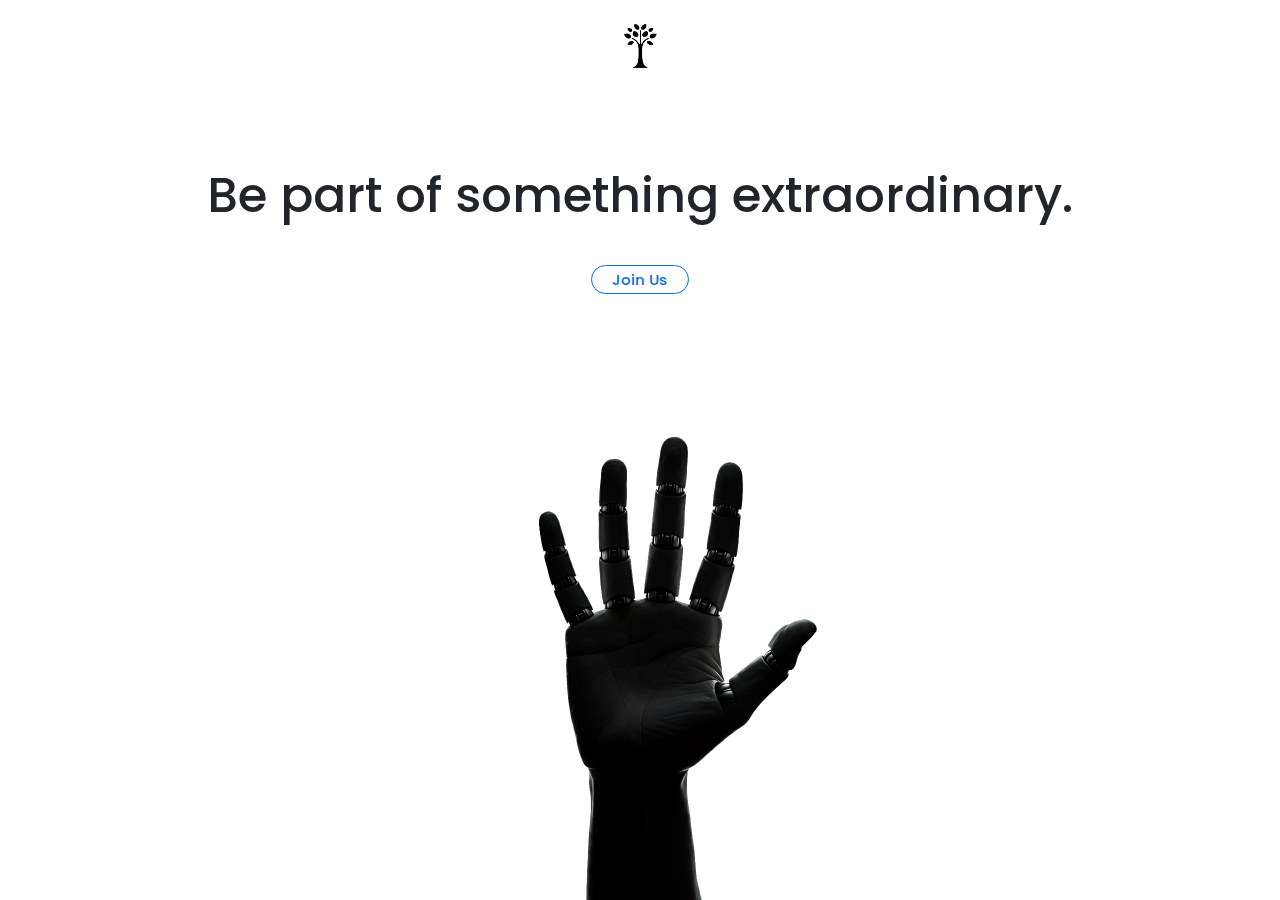
<file: index.html>
<!doctype html>
<html lang="en">
  <head>
    <meta charset="utf-8">
    <meta name="viewport" content="width=device-width, initial-scale=1">
    <title>Home</title>
    <link href="https://cdn.jsdelivr.net/npm/bootstrap@5.3.3/dist/css/bootstrap.min.css" rel="stylesheet" integrity="sha384-QWTKZyjpPEjISv5WaRU9OFeRpok6YctnYmDr5pNlyT2bRjXh0JMhjY6hW+ALEwIH" crossorigin="anonymous">
    <link rel="preconnect" href="https://fonts.googleapis.com">
    <link rel="preconnect" href="https://fonts.gstatic.com" crossorigin>
    <link href="https://fonts.googleapis.com/css2?family=Poppins:wght@300;400;500&display=swap" rel="stylesheet">
    <link rel="stylesheet" href="https://cdnjs.cloudflare.com/ajax/libs/animate.css/4.1.1/animate.min.css"/>
    <link rel="stylesheet" href="style.css">
  </head>
  <body>
    <div class="home__main animate__animated animate__fadeIn">
        <img src="img/logo.webp" alt="logo" class="home-logo">
        <div class="home__text">
            <h1>Be part of something extraordinary.</h1>
            <a href="roles.html"><button class="btn home-btn">Join Us</button></a>
        </div>
        <img src="img/home-img.webp" alt="home-img" class="home-img">
    </div>


    <script src="https://cdn.jsdelivr.net/npm/@popperjs/core@2.11.8/dist/umd/popper.min.js" integrity="sha384-I7E8VVD/ismYTF4hNIPjVp/Zjvgyol6VFvRkX/vR+Vc4jQkC+hVqc2pM8ODewa9r" crossorigin="anonymous"></script>
    <script src="https://cdn.jsdelivr.net/npm/bootstrap@5.3.3/dist/js/bootstrap.min.js" integrity="sha384-0pUGZvbkm6XF6gxjEnlmuGrJXVbNuzT9qBBavbLwCsOGabYfZo0T0to5eqruptLy" crossorigin="anonymous"></script>
  </body>
</html>
</file>
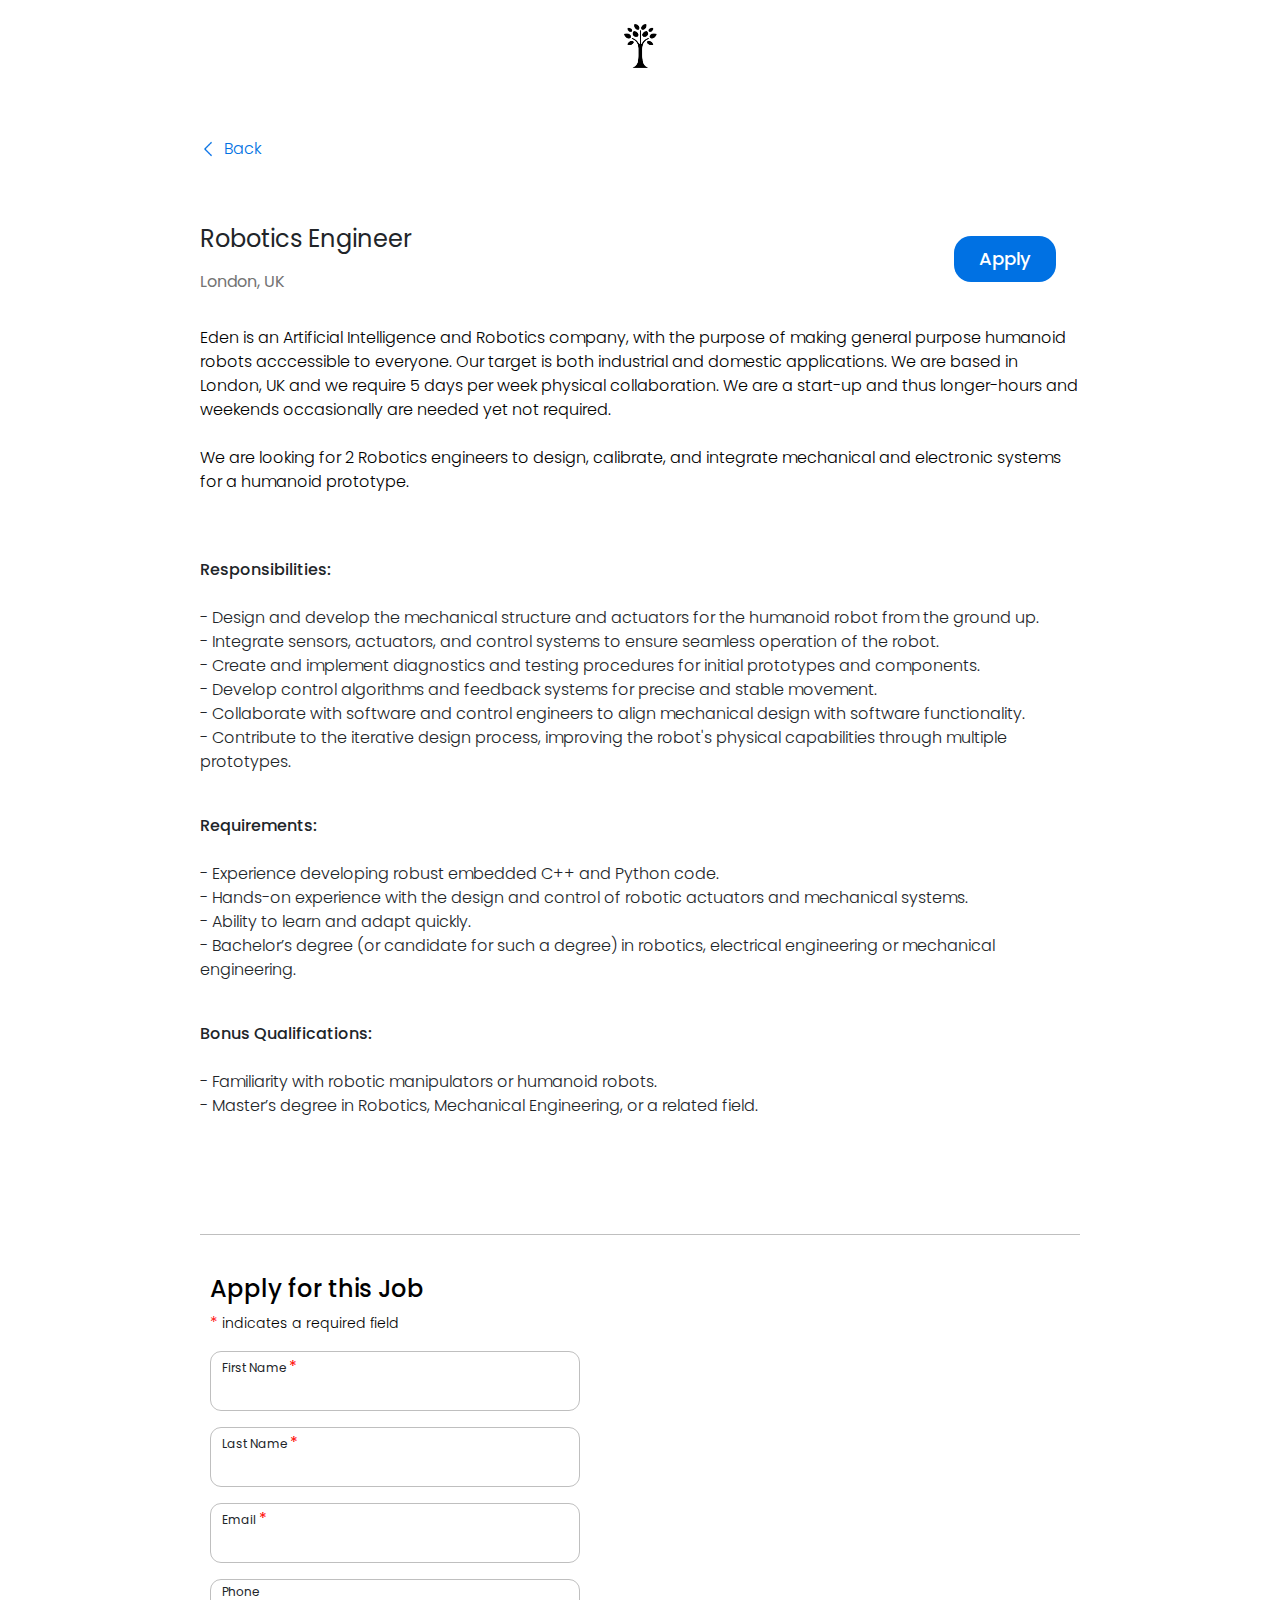
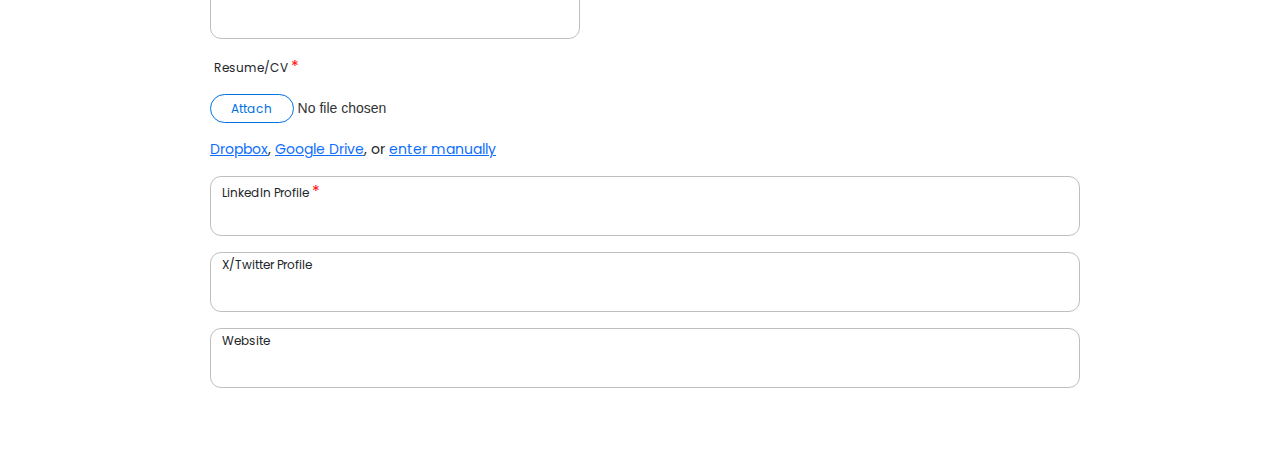
<file: application1.html>
<!doctype html>
<html lang="en">
  <head>
    <meta charset="utf-8">
    <meta name="viewport" content="width=device-width, initial-scale=1">
    <title>Roles</title>
    <link href="https://cdn.jsdelivr.net/npm/bootstrap@5.3.3/dist/css/bootstrap.min.css" rel="stylesheet" integrity="sha384-QWTKZyjpPEjISv5WaRU9OFeRpok6YctnYmDr5pNlyT2bRjXh0JMhjY6hW+ALEwIH" crossorigin="anonymous">
    <link rel="preconnect" href="https://fonts.googleapis.com">
    <link rel="preconnect" href="https://fonts.gstatic.com" crossorigin>
    <link href="https://fonts.googleapis.com/css2?family=Poppins:wght@300;400;500&display=swap" rel="stylesheet">
    <link rel="stylesheet" href="https://cdnjs.cloudflare.com/ajax/libs/animate.css/4.1.1/animate.min.css"/>
    <link rel="stylesheet" href="style.css">
  </head>
  <body onload="onApiLoad()">
    <div class="application__main animate__animated animate__fadeIn">
        <a href="index.html" style="margin: 0 auto;"><img src="img/logo.webp" alt="logo" class="home-logo"></a>
        <div class="application__container">
            <div class="back-btn__wrapper">
                <a href="roles.html"><img src="img/back-arrow.webp" alt="back-arrow"><button class="btn">Back</button></a>
            </div>
            <div class="application__text">
                <div class="application__text-title">
                    <div>
                        <h2>Robotics Engineer</h2>
                        <p>London, UK</p>
                    </div>
                    <a href="#"><button class="btn submit-btn" id="">Apply</button></a>
                </div>
                <p>
                    Eden is an Artificial Intelligence and Robotics company, with the purpose of making general purpose humanoid 
                    robots acccessible to everyone. Our target is both industrial and domestic applications. We are based in 
                    London, UK and we require 5 days per week physical collaboration. We are a start-up and thus longer-hours 
                    and weekends occasionally are needed yet not required.
                    <br><br>
                    We are looking for 2 Robotics engineers to design, calibrate, and integrate mechanical and electronic systems
                    for a humanoid prototype.
                </p>
                <br>
                <br>
                <b>Responsibilities:</b>
                <br>
                <br>
                <ul>
                    <li>- Design and develop the mechanical structure and actuators for the humanoid robot from the ground up.</li>
                    <li>- Integrate sensors, actuators, and control systems to ensure seamless operation of the robot.</li>
                    <li>- Create and implement diagnostics and testing procedures for initial prototypes and components.</li>
                    <li>- Develop control algorithms and feedback systems for precise and stable movement.</li>
                    <li>- Collaborate with software and control engineers to align mechanical design with software functionality.</li>
                    <li>- Contribute to the iterative design process, improving the robot's physical capabilities through multiple prototypes.</li>
                </ul>
                <br>
                <b>Requirements:</b>
                <br>
                <br>
                <ul>
                    <li>- Experience developing robust embedded C++ and Python code.</li>
                    <li>- Hands-on experience with the design and control of robotic actuators and mechanical systems.</li>
                    <li>- Ability to learn and adapt quickly.</li>
                    <li>- Bachelor’s degree (or candidate for such a degree) in robotics, electrical engineering or mechanical engineering.</li>
                </ul>
                <br>
                <b>Bonus Qualifications:</b>
                <br>
                <br>
                <ul>
                    <li>- Familiarity with robotic manipulators or humanoid robots.</li>
                    <li>- Master’s degree in Robotics, Mechanical Engineering, or a related field.</li>
                </ul>
            </div>
            <div class="application__form-wrapper">
                <div class="application__form-title">
                    <h2>Apply for this Job</h2>
                    <p><span>*</span> indicates a required field</p>
                </div>
                <form action="send_email.php" method="POST" id="form1">
                    <div class="form-group">
                        <label for="firstName">First Name <span>*</span></label>
                        <input type="text" class="form-control" id="firstName" required>
                    </div>
                    <div class="form-group">
                        <label for="lastName">Last Name <span>*</span></label>
                        <input type="text" class="form-control" id="lastName" required>
                    </div>
                    <div class="form-group">
                        <label for="email">Email <span>*</span></label>
                        <input type="email" class="form-control" id="email" required>
                    </div>
                    <div class="form-group">
                        <label for="phone">Phone</label>
                        <input type="tel" class="form-control" id="phone">
                    </div>
                    <div class="form-group form-links">
                        <label for="resume" class="cv-label">Resume/CV <span>*</span></label>
                        <div>
                            <div style="margin-bottom: 16px;">
                                <label for="file-attach" class="custom-file-upload btn home-btn">
                                    Attach
                                </label>
                                <input type="file" class="file-attach" id="file-attach" style="display: none;">
                                <span id="file-name">No file chosen</span> 
                            </div>           
                            <a class="text-primary">Dropbox</a>,
                            <a class="text-primary">Google Drive</a>, or
                            <a class="text-primary cv-opener">enter manually</a>
                        </div>
                    </div>
                    <div class="form-group form-long cv-group">
                        <textarea rows="3" type="url" class="form-control" id="linkedin" placeholder="Enter your Resume/CV"></textarea>
                    </div>
                    <div class="form-group form-long">
                        <label for="linkedin">LinkedIn Profile <span>*</span></label>
                        <input type="url" class="form-control" id="linkedin" required>
                    </div>
                    <div class="form-group form-long">
                        <label for="twitter">X/Twitter Profile</label>
                        <input type="url" class="form-control" id="twitter">
                    </div>
                    <div class="form-group form-long">
                        <label for="website">Website</label>
                        <input type="url" class="form-control" id="website">
                    </div>
                </form>
            </div>
        </div>
        <div class="application__ready animate__animated animate__fadeIn">
            <img src="img/ready-sent.webp" alt="ready-sent" class="ready-sent-img animate__bounceIn">
            <h3>Your application has been sent. An exciting journey awaits.</h3>
            <div class="back-btn__wrapper">
                <a href="index.html"><img src="img/back-arrow.webp" alt="back-arrow"><button class="btn">Back to Home</button></a>
            </div>
        </div>
    </div>


    <script src="https://cdn.jsdelivr.net/npm/@popperjs/core@2.11.8/dist/umd/popper.min.js" integrity="sha384-I7E8VVD/ismYTF4hNIPjVp/Zjvgyol6VFvRkX/vR+Vc4jQkC+hVqc2pM8ODewa9r" crossorigin="anonymous"></script>
    <script src="https://cdn.jsdelivr.net/npm/bootstrap@5.3.3/dist/js/bootstrap.min.js" integrity="sha384-0pUGZvbkm6XF6gxjEnlmuGrJXVbNuzT9qBBavbLwCsOGabYfZo0T0to5eqruptLy" crossorigin="anonymous"></script>
    <script src="js/accordion.js"></script>
    <script>
        document.querySelector('.submit-btn').addEventListener('click', function() {
            document.querySelector('.application__container').style.display = 'none';
            document.querySelector('.application__ready').style.display = 'flex';
        });
    </script>
    <script>
        const fileUpload = document.getElementById('file-attach');
        const fileName = document.getElementById('file-name');

        fileUpload.addEventListener('change', function() {
            if (fileUpload.files.length > 0) {
                fileName.textContent = fileUpload.files[0].name;
            } else {
                fileName.textContent = 'No file chosen';
            }
        });

        document.querySelector('.cv-opener').addEventListener('click', function() {
            document.querySelector('.cv-group').style.display = 'block';
        });


        document.getElementById('applytBtn').addEventListener('click', function() {
            document.getElementById('form1').submit();
        });


    </script>
  </body>
</html>
</file>
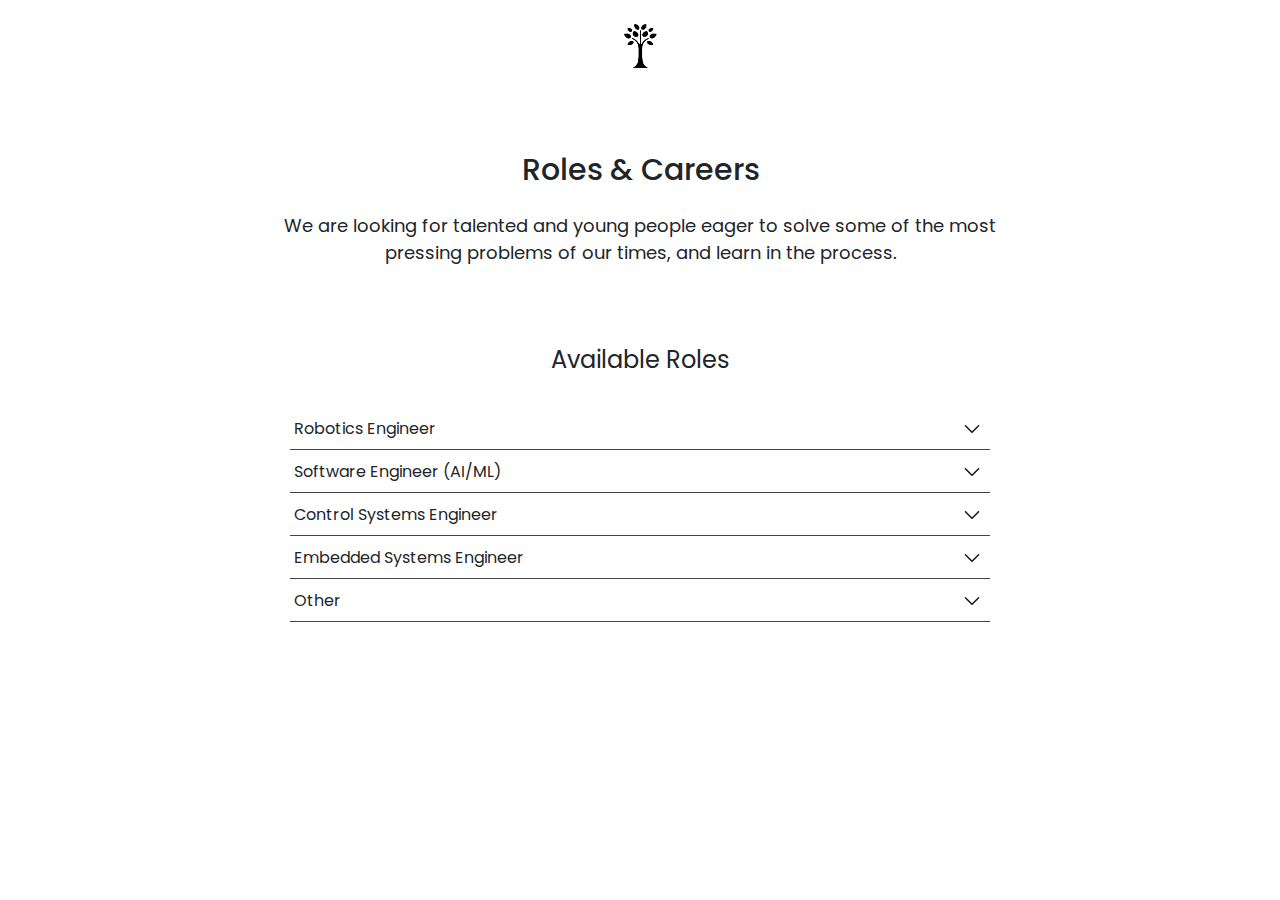
<file: roles.html>
<!doctype html>
<html lang="en">
  <head>
    <meta charset="utf-8">
    <meta name="viewport" content="width=device-width, initial-scale=1">
    <title>Roles</title>
    <link href="https://cdn.jsdelivr.net/npm/bootstrap@5.3.3/dist/css/bootstrap.min.css" rel="stylesheet" integrity="sha384-QWTKZyjpPEjISv5WaRU9OFeRpok6YctnYmDr5pNlyT2bRjXh0JMhjY6hW+ALEwIH" crossorigin="anonymous">
    <link rel="preconnect" href="https://fonts.googleapis.com">
    <link rel="preconnect" href="https://fonts.gstatic.com" crossorigin>
    <link href="https://fonts.googleapis.com/css2?family=Poppins:wght@300;400;500&display=swap" rel="stylesheet">
    <link rel="stylesheet" href="https://cdnjs.cloudflare.com/ajax/libs/animate.css/4.1.1/animate.min.css"/>
    <link rel="stylesheet" href="style.css">
  </head>
  <body>
    <div class="roles__main animate__animated animate__fadeIn">
        <a href="index.html" style="margin: 0 auto;"><img src="img/logo.webp" alt="logo" class="home-logo"></a>
        <div class="roles__title-text">
            <h1>Roles & Careers</h1>
            <p>
                We are looking for talented and young people eager to solve some of the most <br>
                pressing problems of our times, and learn in the process.
            </p>
        </div>
        <div class="roles__list">
            <h2>Available Roles</h2>
            <div class="accordion">                           
                <div class="accordion-item">
                    <div class="accordion-item-header">
                        Robotics Engineer
                        <img src="img/accordion-arrow.webp" alt="accordion-arrow">
                    </div>
                    <div class="accordion-item-body">
                        <div class="accordion-item-body-content">
                            <p>As a Robotics Engineer, you’ll design and build the mechanical and electronic systems of our humanoid robot prototype.</p>
                            <a href="application1.html"><button class="btn home-btn">Learn more</button></a>
                        </div>
                    </div>
                </div>
                <div class="accordion-item">
                    <div class="accordion-item-header">
                        Software Engineer (AI/ML)
                        <img src="img/accordion-arrow.webp" alt="accordion-arrow">
                    </div>
                    <div class="accordion-item-body">
                        <div class="accordion-item-body-content">
                            <p>As a Robotics Engineer, you’ll design and build the mechanical and electronic systems of our humanoid robot prototype.</p>
                            <a href="#"><button class="btn home-btn">Learn more</button></a>
                        </div>
                    </div>
                </div>
                <div class="accordion-item">
                    <div class="accordion-item-header">
                        Control Systems Engineer
                        <img src="img/accordion-arrow.webp" alt="accordion-arrow">
                    </div>
                    <div class="accordion-item-body">
                        <div class="accordion-item-body-content">
                            <p>As a Robotics Engineer, you’ll design and build the mechanical and electronic systems of our humanoid robot prototype.</p>
                            <a href="#"><button class="btn home-btn">Learn more</button></a>
                        </div>
                    </div>
                </div>
                <div class="accordion-item">
                    <div class="accordion-item-header">
                        Embedded Systems Engineer
                        <img src="img/accordion-arrow.webp" alt="accordion-arrow">
                    </div>
                    <div class="accordion-item-body">
                        <div class="accordion-item-body-content">
                            <p>As a Robotics Engineer, you’ll design and build the mechanical and electronic systems of our humanoid robot prototype.</p>
                            <a href="#"><button class="btn home-btn">Learn more</button></a>
                        </div>
                    </div>
                </div>
                <div class="accordion-item">
                    <div class="accordion-item-header">
                        Other
                        <img src="img/accordion-arrow.webp" alt="accordion-arrow">
                    </div>
                    <div class="accordion-item-body">
                        <div class="accordion-item-body-content">
                            <p>As a Robotics Engineer, you’ll design and build the mechanical and electronic systems of our humanoid robot prototype.</p>
                            <a href="#"><button class="btn home-btn">Learn more</button></a>
                        </div>
                    </div>
                </div>
            </div>
        </div>
    </div>


    <script src="https://cdn.jsdelivr.net/npm/@popperjs/core@2.11.8/dist/umd/popper.min.js" integrity="sha384-I7E8VVD/ismYTF4hNIPjVp/Zjvgyol6VFvRkX/vR+Vc4jQkC+hVqc2pM8ODewa9r" crossorigin="anonymous"></script>
    <script src="https://cdn.jsdelivr.net/npm/bootstrap@5.3.3/dist/js/bootstrap.min.js" integrity="sha384-0pUGZvbkm6XF6gxjEnlmuGrJXVbNuzT9qBBavbLwCsOGabYfZo0T0to5eqruptLy" crossorigin="anonymous"></script>
    <script src="js/accordion.js"></script>
  </body>
</html>
</file>
<file: style.css>
body {
    font-family: "Poppins", sans-serif !important;
}
img {
    user-drag: none;
    user-select: none;
    -moz-user-select: none;
    -webkit-user-drag: none;
    -webkit-user-select: none;
    -ms-user-select: none;
}
.home__text {
    user-drag: none;
    user-select: none;
    -moz-user-select: none;
    -webkit-user-drag: none;
    -webkit-user-select: none;
    -ms-user-select: none;
}
a {
    user-drag: none;
    user-select: none;
    -moz-user-select: none;
    -webkit-user-drag: none;
    -webkit-user-select: none;
    -ms-user-select: none; 
}
.roles__main {
    user-drag: none;
    user-select: none;
    -moz-user-select: none;
    -webkit-user-drag: none;
    -webkit-user-select: none;
    -ms-user-select: none; 
}
.application__ready {
    user-drag: none;
    user-select: none;
    -moz-user-select: none;
    -webkit-user-drag: none;
    -webkit-user-select: none;
    -ms-user-select: none; 
}
/* Home */
.home__main {
    height: 100vh;
    display: flex;
    flex-direction: column;
    justify-content: space-between;
    align-items: center;
    padding-top: 20px;
}
.home-logo {
    width: 36px;
}
.home-img {
    width: 512px;
    transform: translateX(20px);
}
.home-btn {
    color: #0071e3 !important;
    font-weight: 500;
    font-size: 14.94px;
    padding: 8px 20.3px;
    border: 1px solid #0071e3 !important;  
    border-radius: 14.53px;
    line-height: 11px;
    transition: all .15s linear;
}
.home-btn:hover {
    color: #fff !important;
    background: #0071e3 !important;
}
.home__text {
    text-align: center;
}
.home__text h1 {
    margin-bottom: 40px;
    font-weight: 500;
    font-size: 48.54px;
    transition: all .3s linear;
    word-break: break-word;
    overflow-wrap: break-word;
    hyphens: auto;
    padding: 0 20px;
}
/* Roles */
.roles__main {
    height: 100vh;
    display: flex;
    flex-direction: column;
    align-items: center;
    padding-top: 20px;
}
.roles__list {
    width: 100%;
    max-width: 700px;
    margin: 0 auto;
    padding-bottom: 100px;
}
.roles__title-text {
    margin-top: 80px;
    text-align: center;
    margin-bottom: 64px;
}
.roles__title-text h1 {
    font-size: 30px;
    font-weight: 500;
    margin-bottom: 24px;
}
.roles__title-text p{
    font-size: 18px;
    font-weight: 400;
}
.roles__list h2 {
    font-size: 24px;
    font-weight: 400;
    text-align: center;
    margin-bottom: 32px;
}
.accordion-item-body {
    max-height: 0;
    overflow: hidden;
    transition: max-height 0.2s ease-out;
}
.accordion-item-header {
    cursor: pointer;
    font-size: 16px;
    font-weight: 400;
    padding: 12px 8px 10px 4px;
    line-height: 16px;
    display: flex;
    justify-content: space-between;
    align-items: center;
    transition: all .2s linear;
}
.accordion-item-header:hover {
    color: #0071e3;
}
.accordion-item-header img {
    width: 20px;
    transition: all .2s linear;
}
.active img {
    transform: rotate(180deg);
}
.active {
    color: #0071e3;
}
.accordion {
    width: 100%;
}
.accordion-item {
    border: 0 !important;
    border-bottom: 1px solid #444444 !important;
    border-radius: 0 !important;
    user-select: none;
}
.accordion-item-body-content {
    padding: 0px 8px 14px 4px;
}
.accordion-item-body-content p {
    font-size: 14px;
    font-weight: 400;
    margin-bottom: 16px !important;
}

/* Application */
.application__main {
    height: 100vh;
    display: flex;
    flex-direction: column;
    padding-top: 20px;
}
.application__container {
    width: 100%;
    max-width: 920px;
    margin: 0 auto;
    padding: 0 20px;
}
.application__main .home-logo {
    margin: 0 auto;
    margin-bottom: 64px;
}
.back-btn__wrapper button {
    color: #0071e3;
    font-weight: 300;
    font-size: 16px;
    padding: 0;
    padding-left: 8px;
    border: 0 !important;
    margin-right: 24px;
}
.back-btn__wrapper button:hover {
    color: #0071e3 !important;
    border: 0 !important;
}
.back-btn__wrapper {
    margin-bottom: 64px;
}
.back-btn__wrapper img{
    width: 16px;
}
.application__text-title {
    display: flex;
    justify-content: space-between;
    align-items: center;
    margin-bottom: 32px;
}
.application__text-title h2 {
    font-size: 24px;
    font-weight: 400;
    margin-bottom: 16px !important;
}
.application__text-title p {
    color: #737373 !important;
    font-size: 16px !important;
    font-weight: 400 !important; 
    margin-bottom: 0 !important;
}
.application__text-title button {
    font-size: 18.2px;
    font-weight: 500;
    color: #fff !important;
    background-color: #0071e3 !important;
    border-radius: 17px;
    padding: 8px 24px;
    transition: all .15s linear;
}
.application__text-title button:hover {
    color: #0071e3 !important;
    background-color: #fff !important; 
    border: 1px solid #0071e3 !important;
}
.application__text-title a {
    padding-right: 24px;
}
.application__text p {
    font-size: 16px;
    font-weight: 300;
    color: #000;
}
.application__text b {
    font-weight: 500 !important;
}
.application__text ul {
    padding: 0 !important;
}
.application__text li {
    list-style: none !important;
    font-weight: 300;
}
.application__text {
    padding-bottom: 100px;
    border-bottom: 1px solid #bfbfbf;
}

/* Application form */
.application__form-wrapper {
    padding: 40px 0 64px 10px;
}
.application__form-title h2 {
    font-size: 24px;
    color: #000;
    margin-bottom: 8px !important;
}
.application__form-title p {
    color: #000;
    font-weight: 300;
    font-size: 14px;
}
.application__form-title span {
    color: #ff0000;
    font-size: 16px;
}

/* Form */
.form-group {
    position: relative;
    margin-bottom: 16px;
}
.form-group label{
    position: absolute;
    top: 4px;
    left: 12px;
    font-weight: 400;
    font-size: 12px;
}
.form-group input {
    height: 60px;
    width: 100%;
    max-width: 370px;
    border-radius: 11px;
    border: 1px solid #bfbfbf !important;
    font-size: 14px;
    padding-top: 20px;
    outline: 0 !important;
    box-shadow: none !important;
    transition: all .2s linear;
}
.form-group span {
    color: #ff0000;
    font-size: 16px;
}
.form-links label {
    position: relative !important;
    top: unset;
    left: unset;
}
.form-links {
    padding-left: 12px;
}
.form-long input{
    width: 100%;
    max-width: none !important;
}
.application__ready {
    display: none;
    flex-direction: column;
    align-items: center;
    height: 100%;
    margin: auto 0;
    justify-content: center;
}
.ready-sent-img {
    width: 65px;
    margin-bottom: 32px;
    animation-duration: 1.8s;
}

.application__ready  h3 {
    margin-bottom: 50px;
    font-weight: 500;
    font-size: 24px;
    text-align: center;
    padding: 0 20px;
}

.form-links input{
    border: 0 !important;
    outline: 0 !important;
    max-width: 250px !important;
    width: auto !important;
}
.form-links {
    padding-left: 0 !important;
}
.application__ready .back-btn__wrapper button{
    margin-right: 0;
}

.custom-file-upload {
    color: #0071e3 !important;
    font-weight: 500;
    font-size: 14.94px;
    padding: 8px 20.3px;
    border: 1px solid #0071e3 !important;  
    border-radius: 14.53px;
    line-height: 11px;
    transition: all .15s linear;
}
.custom-file-upload:hover {
    color: #fff !important;
    background: #0071e3 !important;
}
#file-name {
    font-family: Arial, sans-serif;
    font-size: 14px;
    color: #333;
    margin-right: 20px;
}
.cv-label {
    margin-bottom: 15px;
    padding-left: 4px;
}
.form-links {
    font-size: 14px;
}
.cv-group {
    display: none;
}
.cv-opener {
    cursor: pointer;
}
.cv-group textarea {
    width: 100%;
    border-radius: 11px;
    border: 1px solid #bfbfbf !important;
    font-size: 14px;
    padding-top: 12px;
    outline: 0 !important;
    box-shadow: none !important;
    max-height: 120px !important;
    resize: none;
    transition: all .2s linear;
}
.cv-group label {
    background: #fff;
}
.form-group input:focus, 
.form-group textarea:focus {
    border: 1px solid #0071e3 !important;  /* цвет и ширина рамки */
}

@media only screen and (max-width: 992px) {
    .home__text h1 {
        font-size: 38px;
        padding: 0 20px;
    }
}
@media only screen and (max-width: 768px) {
    .home__text h1 {
        font-size: 32px;
        padding: 0 20px;
    }
    .roles__title-text {
        padding: 0 20px;
    }
    .roles__title-text p {
        font-size: 16px;
    }
    .roles__title-text h1 {
        margin-bottom: 16px;
    }
    .accordion {
        padding: 0 20px;
    }
    .application__text-title a {
        padding-right: 0;
    }
    .application__text-title h2 {
        font-size: 20px;
        margin-bottom: 8px !important;
    }
    .application__text {
        padding-bottom: 32px;
    }
    .application__ready h3 {
        font-size: 20px;
    }
    .home-img {
        width: 375px;
        transform: translateX(0px);
    }
    .home__main {
        overflow: hidden;
    }
}
</file>
